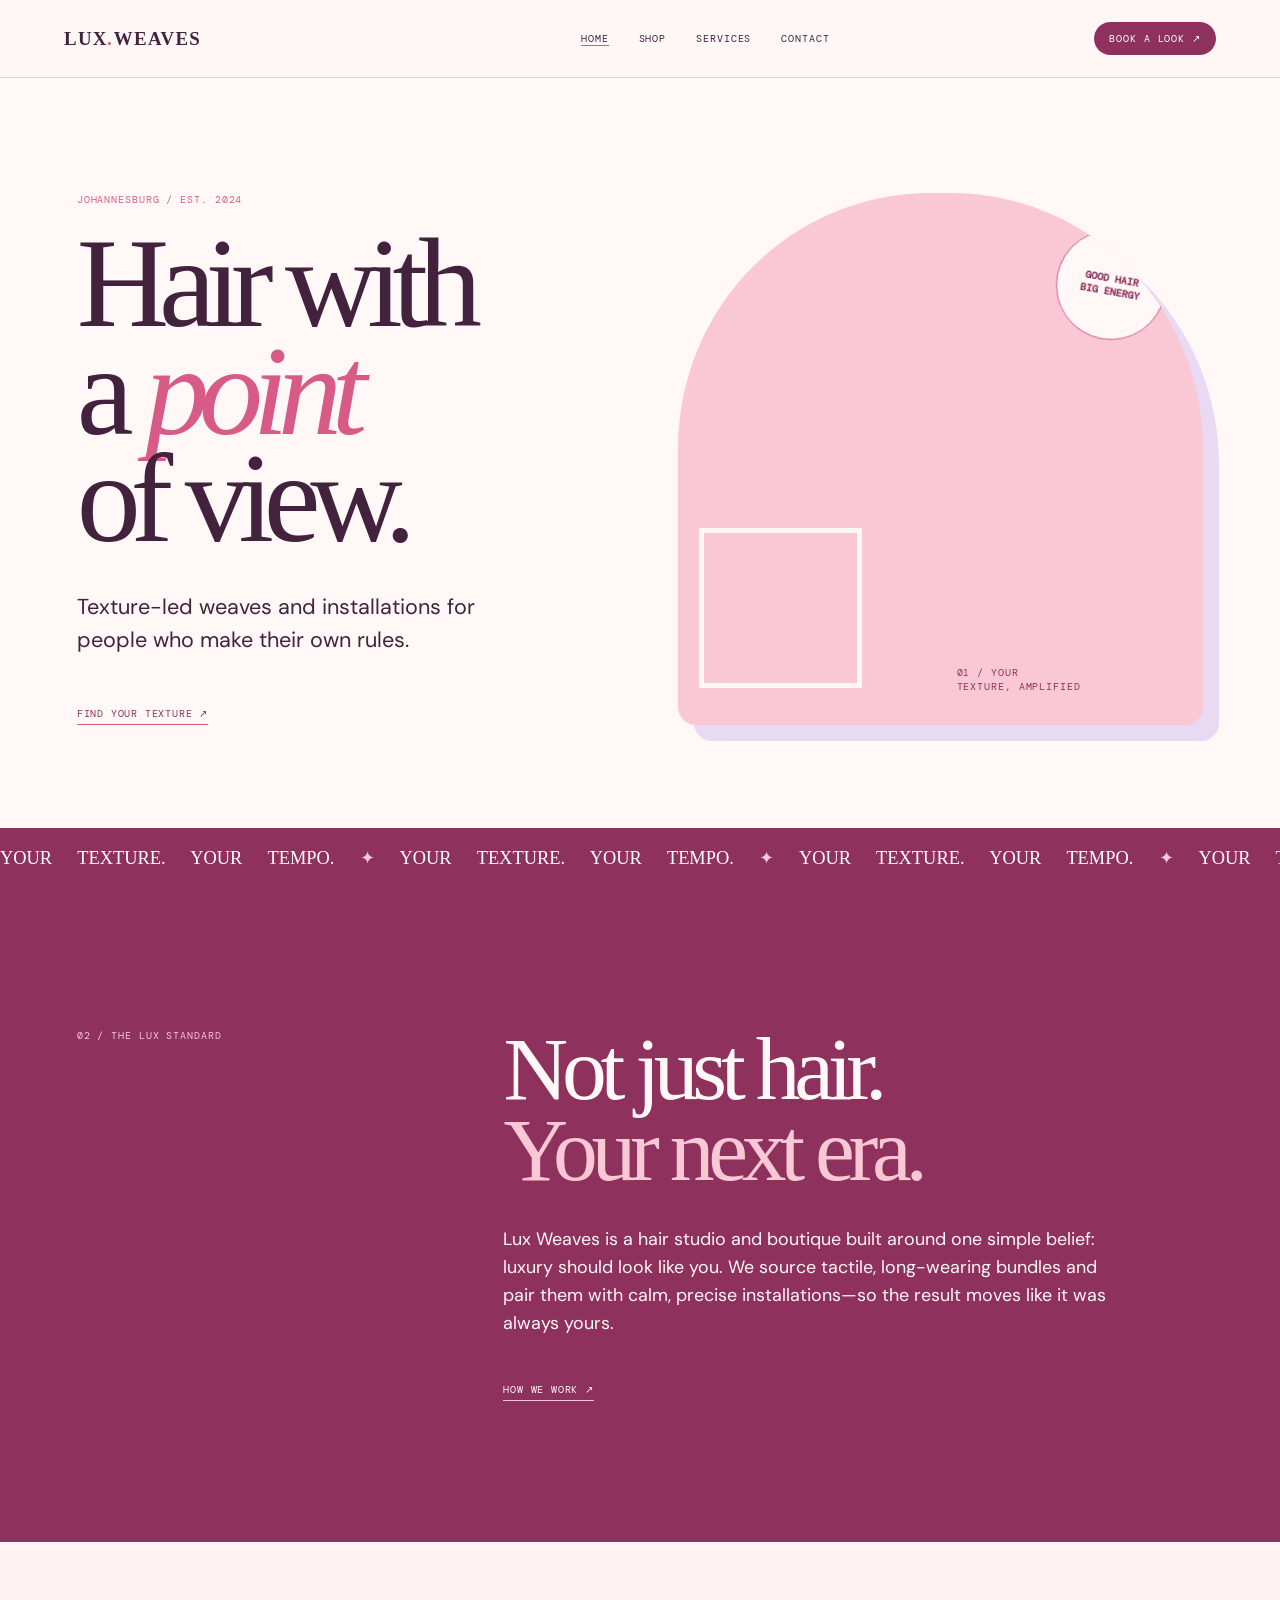
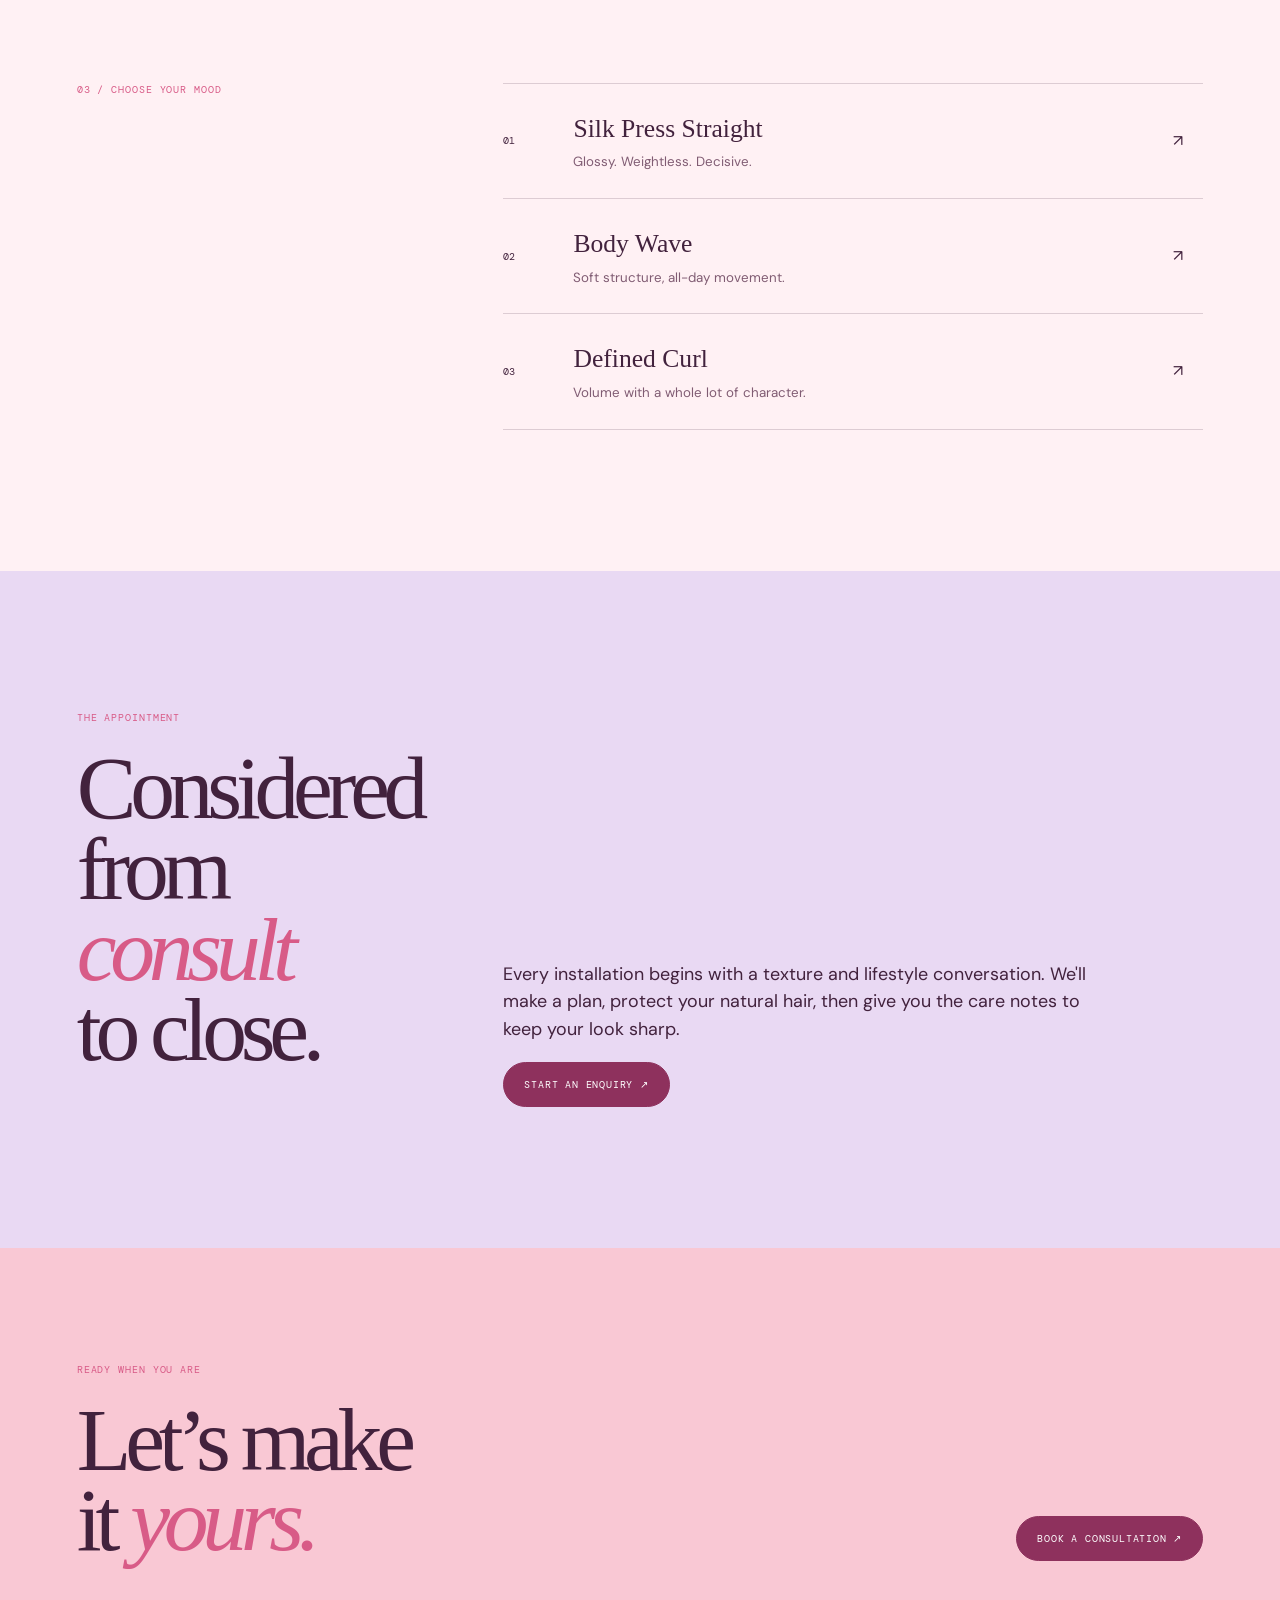
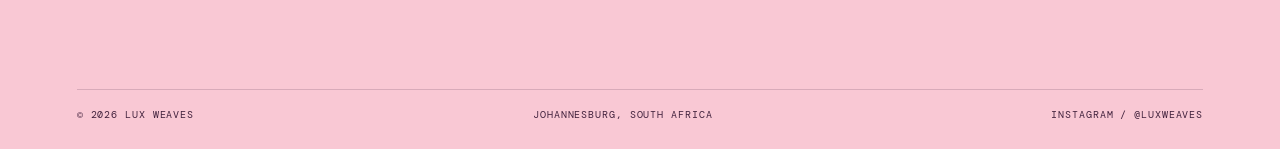
<file: index.html>
<!doctype html>
<html lang="en"><head><meta charset="utf-8"><meta name="viewport" content="width=device-width,initial-scale=1"><meta name="description" content="Lux Weaves offers premium hair extensions and installations in Johannesburg."><title>Lux Weaves | Hair with a point of view</title><link rel="preconnect" href="https://fonts.googleapis.com"><link rel="preconnect" href="https://fonts.gstatic.com" crossorigin><link href="https://fonts.googleapis.com/css2?family=DM+Mono&family=DM+Sans:wght@400;500;600;700&display=swap" rel="stylesheet"><link rel="stylesheet" href="style.css"></head>
<body><header class="site-header"><a class="wordmark" href="index.html">LUX<span>.</span>WEAVES</a><button class="menu-toggle" aria-label="Open navigation" aria-expanded="false">Menu</button><nav><a aria-current="page" href="index.html">Home</a><a href="shop.html">Shop</a><a href="services.html">Services</a><a href="contact.html">Contact</a></nav><a class="header-link" href="enquiry.html">Book a look <span>↗</span></a></header>
<main><section class="hero"><div><p class="eyebrow">Johannesburg / Est. 2024</p><h1>Hair with<br>a <em>point</em><br>of view.</h1><p class="intro">Texture-led weaves and installations for people who make their own rules.</p><a class="text-link" href="shop.html">Find your texture <span>↗</span></a></div><div class="hero-art" aria-label="Close-up of a Lux Weaves installation"><div class="art-image art-image--main"></div><div class="art-image art-image--small"></div><div class="art-stamp">GOOD HAIR<br>BIG ENERGY</div><p class="art-caption">01 / YOUR<br>TEXTURE, AMPLIFIED</p></div></section><div class="marquee"><div class="marquee-track">YOUR TEXTURE. YOUR TEMPO. <span>✦</span> YOUR TEXTURE. YOUR TEMPO. <span>✦</span> YOUR TEXTURE. YOUR TEMPO. <span>✦</span> YOUR TEXTURE. YOUR TEMPO.</div></div><section class="about"><p class="section-index">02 / The Lux standard</p><div><h2>Not just hair.<br><strong>Your next era.</strong></h2><p class="body-copy">Lux Weaves is a hair studio and boutique built around one simple belief: luxury should look like you. We source tactile, long-wearing bundles and pair them with calm, precise installations—so the result moves like it was always yours.</p><a class="text-link light-link" href="services.html">How we work <span>↗</span></a></div></section><section class="signals"><p class="section-index">03 / Choose your mood</p><div class="signal-list"><a class="signal" href="shop.html?texture=Straight"><span class="signal-number">01</span><span><b>Silk Press Straight</b><small>Glossy. Weightless. Decisive.</small></span><span class="signal-arrow">↗</span></a><a class="signal" href="shop.html?texture=Body+Wave"><span class="signal-number">02</span><span><b>Body Wave</b><small>Soft structure, all-day movement.</small></span><span class="signal-arrow">↗</span></a><a class="signal" href="shop.html?texture=Curly"><span class="signal-number">03</span><span><b>Defined Curl</b><small>Volume with a whole lot of character.</small></span><span class="signal-arrow">↗</span></a></div></section><section class="feature"><div><p class="eyebrow">The appointment</p><h2>Considered<br>from <em>consult</em><br>to close.</h2></div><div class="feature-copy"><p>Every installation begins with a texture and lifestyle conversation. We'll make a plan, protect your natural hair, then give you the care notes to keep your look sharp.</p><a class="button" href="enquiry.html">Start an enquiry <span>↗</span></a></div></section></main><footer><p class="eyebrow">Ready when you are</p><div class="footer-row"><h2>Let’s make<br>it <em>yours.</em></h2><a class="footer-button" href="enquiry.html">Book a consultation <span>↗</span></a></div><div class="footer-meta"><span>© 2026 Lux Weaves</span><span>Johannesburg, South Africa</span><a href="contact.html">Instagram / @luxweaves</a></div></footer><script src="script.js"></script></body></html>
</file>
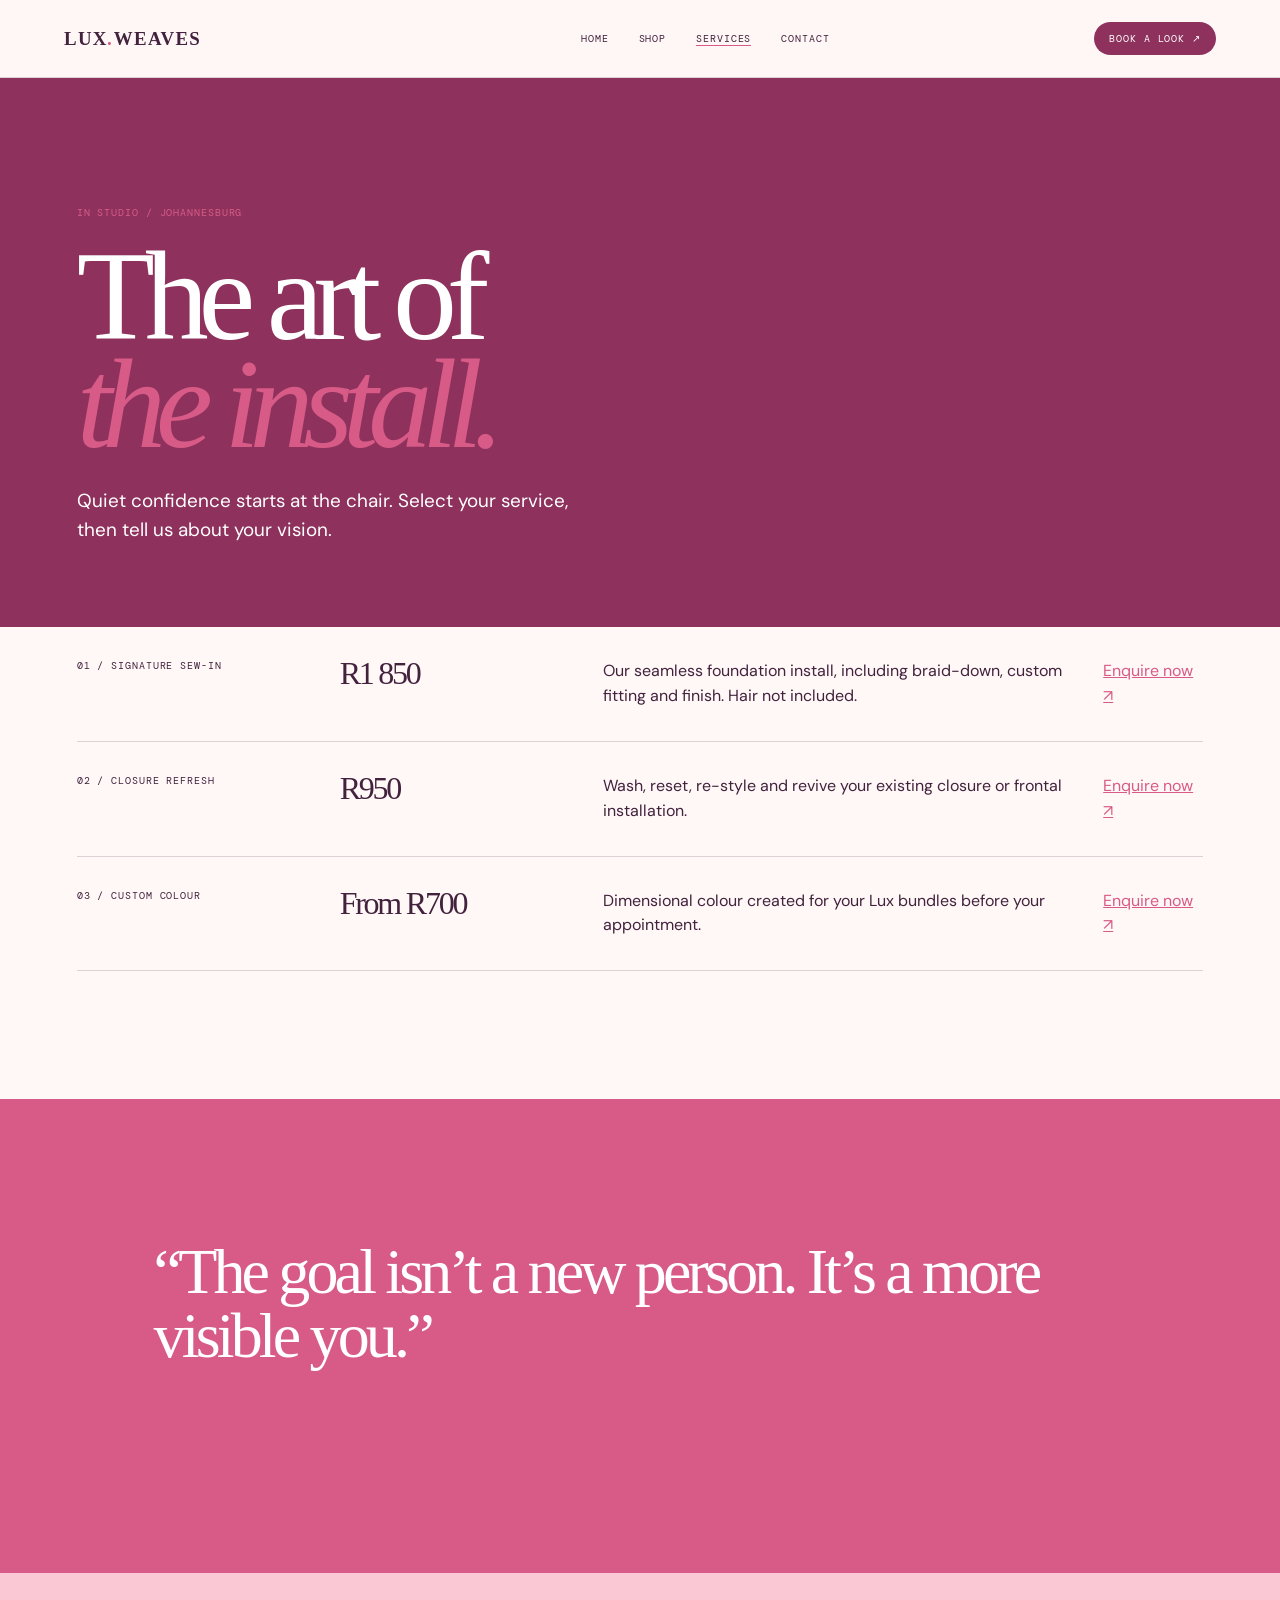
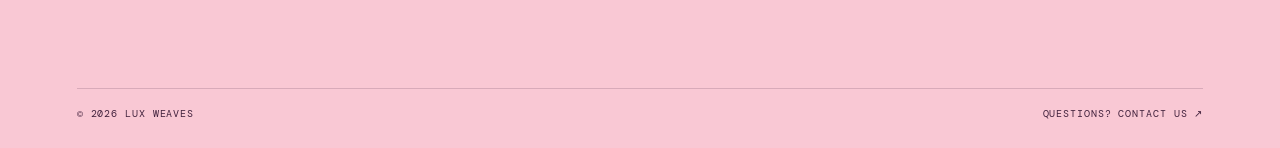
<file: services.html>
<!doctype html><html lang="en"><head><meta charset="utf-8"><meta name="viewport" content="width=device-width,initial-scale=1"><meta name="description" content="Lux Weaves installation, maintenance and custom colour services in Johannesburg."><title>Hair installation services | Lux Weaves</title><link rel="preconnect" href="https://fonts.googleapis.com"><link rel="preconnect" href="https://fonts.gstatic.com" crossorigin><link href="https://fonts.googleapis.com/css2?family=DM+Mono&family=DM+Sans:wght@400;500;600;700&display=swap" rel="stylesheet"><link rel="stylesheet" href="style.css"></head><body><header class="site-header"><a class="wordmark" href="index.html">LUX<span>.</span>WEAVES</a><button class="menu-toggle" aria-label="Open navigation">Menu</button><nav><a href="index.html">Home</a><a href="shop.html">Shop</a><a aria-current="page" href="services.html">Services</a><a href="contact.html">Contact</a></nav><a class="header-link" href="enquiry.html">Book a look <span>↗</span></a></header><main><section class="page-heading services-heading"><p class="eyebrow">In studio / Johannesburg</p><h1>The art of<br><em>the install.</em></h1><p>Quiet confidence starts at the chair. Select your service, then tell us about your vision.</p></section><section class="service-list"><article><span>01 / Signature sew-in</span><h2>R1 850</h2><p>Our seamless foundation install, including braid-down, custom fitting and finish. Hair not included.</p><a href="enquiry.html?service=Signature+sew-in">Enquire now ↗</a></article><article><span>02 / Closure refresh</span><h2>R950</h2><p>Wash, reset, re-style and revive your existing closure or frontal installation.</p><a href="enquiry.html?service=Closure+refresh">Enquire now ↗</a></article><article><span>03 / Custom colour</span><h2>From R700</h2><p>Dimensional colour created for your Lux bundles before your appointment.</p><a href="enquiry.html?service=Custom+colour">Enquire now ↗</a></article></section><section class="quote"><p>“The goal isn’t a new person. It’s a more visible you.”</p></section></main><footer><div class="footer-meta simple"><span>© 2026 Lux Weaves</span><a href="contact.html">Questions? Contact us ↗</a></div></footer><script src="script.js"></script></body></html>
</file>
<file: style.css>
:root{--ink:#42223d;--paper:#fff8f7;--pink:#f9c8d4;--rose:#d85b87;--berry:#8e315d;--lilac:#e9d9f3;--line:rgba(66,34,61,.18)}*{box-sizing:border-box}html{scroll-behavior:smooth}body{background:var(--paper);color:var(--ink);font:16px/1.55 'DM Sans',sans-serif;margin:0}a{color:inherit;text-decoration:none}.site-header{align-items:center;background:rgba(255,248,247,.92);border-bottom:1px solid var(--line);display:flex;justify-content:space-between;padding:22px 5vw;position:relative}.wordmark{font-family:Georgia,serif;font-size:1.18rem;font-weight:bold;letter-spacing:.07em}.wordmark span,h1 em,h2 em{color:var(--rose);font-style:italic}nav{display:flex;gap:30px;margin-left:10%}nav a,.header-link,.eyebrow,.section-index,.art-caption,.footer-meta,.service-list span,.catalogue-tools label{font:10px 'DM Mono',monospace;letter-spacing:.09em;text-transform:uppercase}nav a:hover,.header-link:hover,.text-link:hover{color:var(--rose)}nav [aria-current=page]{border-bottom:1px solid var(--rose)}.header-link{background:var(--berry);border-radius:999px;color:white;padding:10px 15px}.menu-toggle{display:none}.hero{display:grid;gap:6vw;grid-template-columns:1fr 1fr;min-height:690px;padding:9vw 6vw 8vw}.eyebrow,.section-index{color:var(--rose);margin:0 0 24px}h1,h2,p{margin-top:0}h1{font-family:Georgia,serif;font-size:clamp(4.7rem,10vw,9.5rem);font-weight:400;letter-spacing:-.08em;line-height:.84;margin-bottom:38px}.intro{font-size:clamp(1.05rem,1.7vw,1.35rem);max-width:430px}.text-link{border-bottom:1px solid var(--rose);color:var(--berry);display:inline-block;font:10px 'DM Mono',monospace;letter-spacing:.08em;margin-top:28px;padding-bottom:4px;text-transform:uppercase}.hero-art{background:var(--pink);border-radius:48% 48% 18px 18px;box-shadow:16px 16px 0 var(--lilac);min-height:530px;overflow:hidden;position:relative}.art-image{background-position:center;background-size:cover;position:absolute}.art-image--main{background-image:url('https://images.unsplash.com/photo-1524368535928-5b5e00ddc76b?auto=format&fit=crop&w=1200&q=85');inset:9% 9% 9% 15%;mix-blend-mode:multiply}.art-image--small{background-image:url('https://images.unsplash.com/photo-1529139574466-a303027c1d8b?auto=format&fit=crop&w=500&q=85');border:5px solid var(--paper);bottom:7%;height:30%;left:4%;width:31%}.art-stamp{background:var(--paper);border:1px solid var(--rose);border-radius:50%;color:var(--berry);display:grid;font:700 10px/1.3 'DM Mono',monospace;height:110px;place-content:center;position:absolute;right:7%;text-align:center;top:7%;transform:rotate(10deg);width:110px}.art-caption{bottom:4%;color:var(--berry);left:53%;line-height:1.4;position:absolute}.marquee{background:var(--berry);color:white;overflow:hidden;padding:16px 0;white-space:nowrap}.marquee-track{animation:drift 22s linear infinite;font-family:Georgia,serif;font-size:1.15rem;word-spacing:1.3rem}.marquee span{color:var(--pink)}@keyframes drift{to{transform:translateX(-35%)}}.about,.signals,.feature{display:grid;gap:6vw;grid-template-columns:1fr 2fr;padding:11vw 6vw}.about{background:var(--berry);color:var(--paper)}.about .section-index{color:var(--pink)}h2{font-family:Georgia,serif;font-size:clamp(3rem,7vw,6.8rem);font-weight:400;letter-spacing:-.07em;line-height:.9;margin-bottom:36px}.about h2 strong{color:var(--pink);font-weight:400}.body-copy,.feature-copy p{font-size:clamp(1rem,1.4vw,1.22rem);max-width:620px}.light-link{border-color:var(--pink);color:var(--paper)}.signals{background:#fff1f4}.signal{align-items:center;border-top:1px solid var(--line);display:grid;gap:20px;grid-template-columns:50px 1fr 30px;padding:25px 0}.signal:last-child{border-bottom:1px solid var(--line)}.signal b{display:block;font-family:Georgia,serif;font-size:clamp(1.4rem,2vw,2rem);font-weight:400}.signal small{color:#805c73;display:block;margin-top:4px}.signal-number{font:10px 'DM Mono',monospace}.signal:hover b,.signal:hover .signal-arrow{color:var(--rose)}.feature{background:var(--lilac)}.feature-copy{align-self:end}.button,.footer-button{background:var(--berry);border:1px solid var(--berry);border-radius:999px;color:white;cursor:pointer;display:inline-block;font:10px 'DM Mono',monospace;letter-spacing:.08em;padding:15px 20px;text-transform:uppercase}.button:hover,.footer-button:hover{background:var(--rose);border-color:var(--rose)}footer{background:var(--pink);padding:9vw 6vw 28px}.footer-row{align-items:end;display:flex;justify-content:space-between}.footer-row h2{margin-bottom:0}.footer-meta{border-top:1px solid var(--line);display:flex;justify-content:space-between;margin-top:10vw;padding-top:18px}.footer-meta.simple{margin-top:0}.page-heading{max-width:850px;padding:10vw 6vw 5vw}.page-heading h1{margin-bottom:28px}.page-heading>p:last-child{font-size:1.18rem;max-width:500px}.catalogue-tools{border-block:1px solid var(--line);display:flex;gap:5vw;justify-content:space-between;margin:0 6vw;padding:18px 0}.catalogue-tools input,.catalogue-tools select{background:transparent;border:0;border-bottom:1px solid var(--rose);color:var(--ink);font:14px 'DM Sans',sans-serif;margin-left:10px;outline:none;padding:4px}.filters{display:flex;flex-wrap:wrap;gap:8px;margin:26px 6vw}.filters button{background:white;border:1px solid var(--pink);border-radius:999px;color:var(--berry);cursor:pointer;padding:8px 14px}.filters button.active,.filters button:hover{background:var(--rose);border-color:var(--rose);color:white}.result-count{color:var(--rose);font:10px 'DM Mono',monospace;margin:0 6vw 15px;text-transform:uppercase}.product-grid{display:grid;gap:22px;grid-template-columns:repeat(3,1fr);padding:0 6vw 10vw}.product-card{background:white;border-radius:0 0 18px 18px;overflow:hidden;position:relative}.product-card img{aspect-ratio:3/4;display:block;object-fit:cover;width:100%}.product-card div{padding:15px}.product-card p{color:var(--rose);font:10px 'DM Mono',monospace;margin-bottom:4px;text-transform:uppercase}.product-card h2{font-family:Georgia,serif;font-size:1.25rem;letter-spacing:0;margin:0 0 4px}.product-card strong{font-weight:500}.product-card>a{bottom:16px;color:var(--rose);font:10px 'DM Mono',monospace;position:absolute;right:15px;text-transform:uppercase}.empty{grid-column:1/-1}.services-heading{background:var(--berry);color:white;max-width:none}.service-list{padding:0 6vw 10vw}.service-list article{border-bottom:1px solid var(--line);display:grid;gap:25px;grid-template-columns:1fr 1fr 2fr 100px;padding:32px 0}.service-list h2{font-size:2rem;margin:0}.service-list p{margin:0}.service-list a{color:var(--rose);text-decoration:underline}.quote{background:var(--rose);color:white;font-family:Georgia,serif;font-size:clamp(2.3rem,5vw,5rem);letter-spacing:-.06em;line-height:1;padding:11vw 12vw}.form-page{display:grid;gap:8vw;grid-template-columns:1fr 1fr;padding:10vw 12vw}.form-page h1{font-size:clamp(4.5rem,8vw,8rem)}.form-page>div>p:not(.eyebrow){font-size:1.15rem;max-width:400px}.form-card{background:var(--berry);border-radius:28px;color:var(--paper);display:flex;flex-direction:column;gap:20px;padding:38px}.form-card label{font-size:.9rem}.form-card input,.form-card select,.form-card textarea{background:transparent;border:0;border-bottom:1px solid #dcb2c6;color:inherit;display:block;font:16px 'DM Sans',sans-serif;margin-top:6px;outline-color:var(--pink);padding:8px 0;width:100%}.form-card textarea{min-height:100px;resize:vertical}.form-card .button{background:var(--pink);border-color:var(--pink);color:var(--berry)}.form-card .button:hover{background:white;border-color:white}.form-status{color:var(--pink);margin:0}.contact-details{border-top:1px solid var(--line);margin-top:50px;padding-top:20px}.contact-details a{color:var(--rose);font-family:Georgia,serif;font-size:1.4rem;text-decoration:underline}@media(max-width:700px){.site-header{padding:20px 6vw}.menu-toggle{background:none;border:0;color:var(--berry);display:block;font:10px 'DM Mono',monospace;text-transform:uppercase}nav{background:var(--paper);display:none;left:0;margin:0;padding:25px 6vw;position:absolute;top:68px;width:100%;z-index:5}nav.open{display:grid;gap:20px}.header-link{font-size:9px;padding:9px 11px}.hero{display:block;min-height:auto;padding:20vw 6vw 16vw}h1{font-size:22vw;margin-bottom:35px}.hero-art{margin:16vw 3vw 0;min-height:390px}.about,.signals,.feature{display:block;padding:18vw 6vw}.about .section-index,.signals .section-index{margin-bottom:50px}h2{font-size:17vw}.footer-row{align-items:start;display:block}.footer-button{margin-top:15px}.footer-meta{display:grid;gap:12px;margin-top:22vw}.page-heading{padding:20vw 6vw 10vw}.catalogue-tools{align-items:flex-start;flex-direction:column;margin:0 6vw}.filters,.result-count{margin-left:6vw;margin-right:6vw}.product-grid{grid-template-columns:1fr 1fr;padding:0 6vw 18vw}.product-card h2{font-size:1rem}.product-card>a{display:none}.service-list{padding:0 6vw 18vw}.service-list article{display:block;padding:30px 0}.service-list article>*{display:block;margin-bottom:16px}.quote{padding:20vw 8vw}.form-page{display:block;padding:20vw 6vw}.form-card{margin-top:16vw;padding:25px}.form-page h1{font-size:20vw}}
</file>
